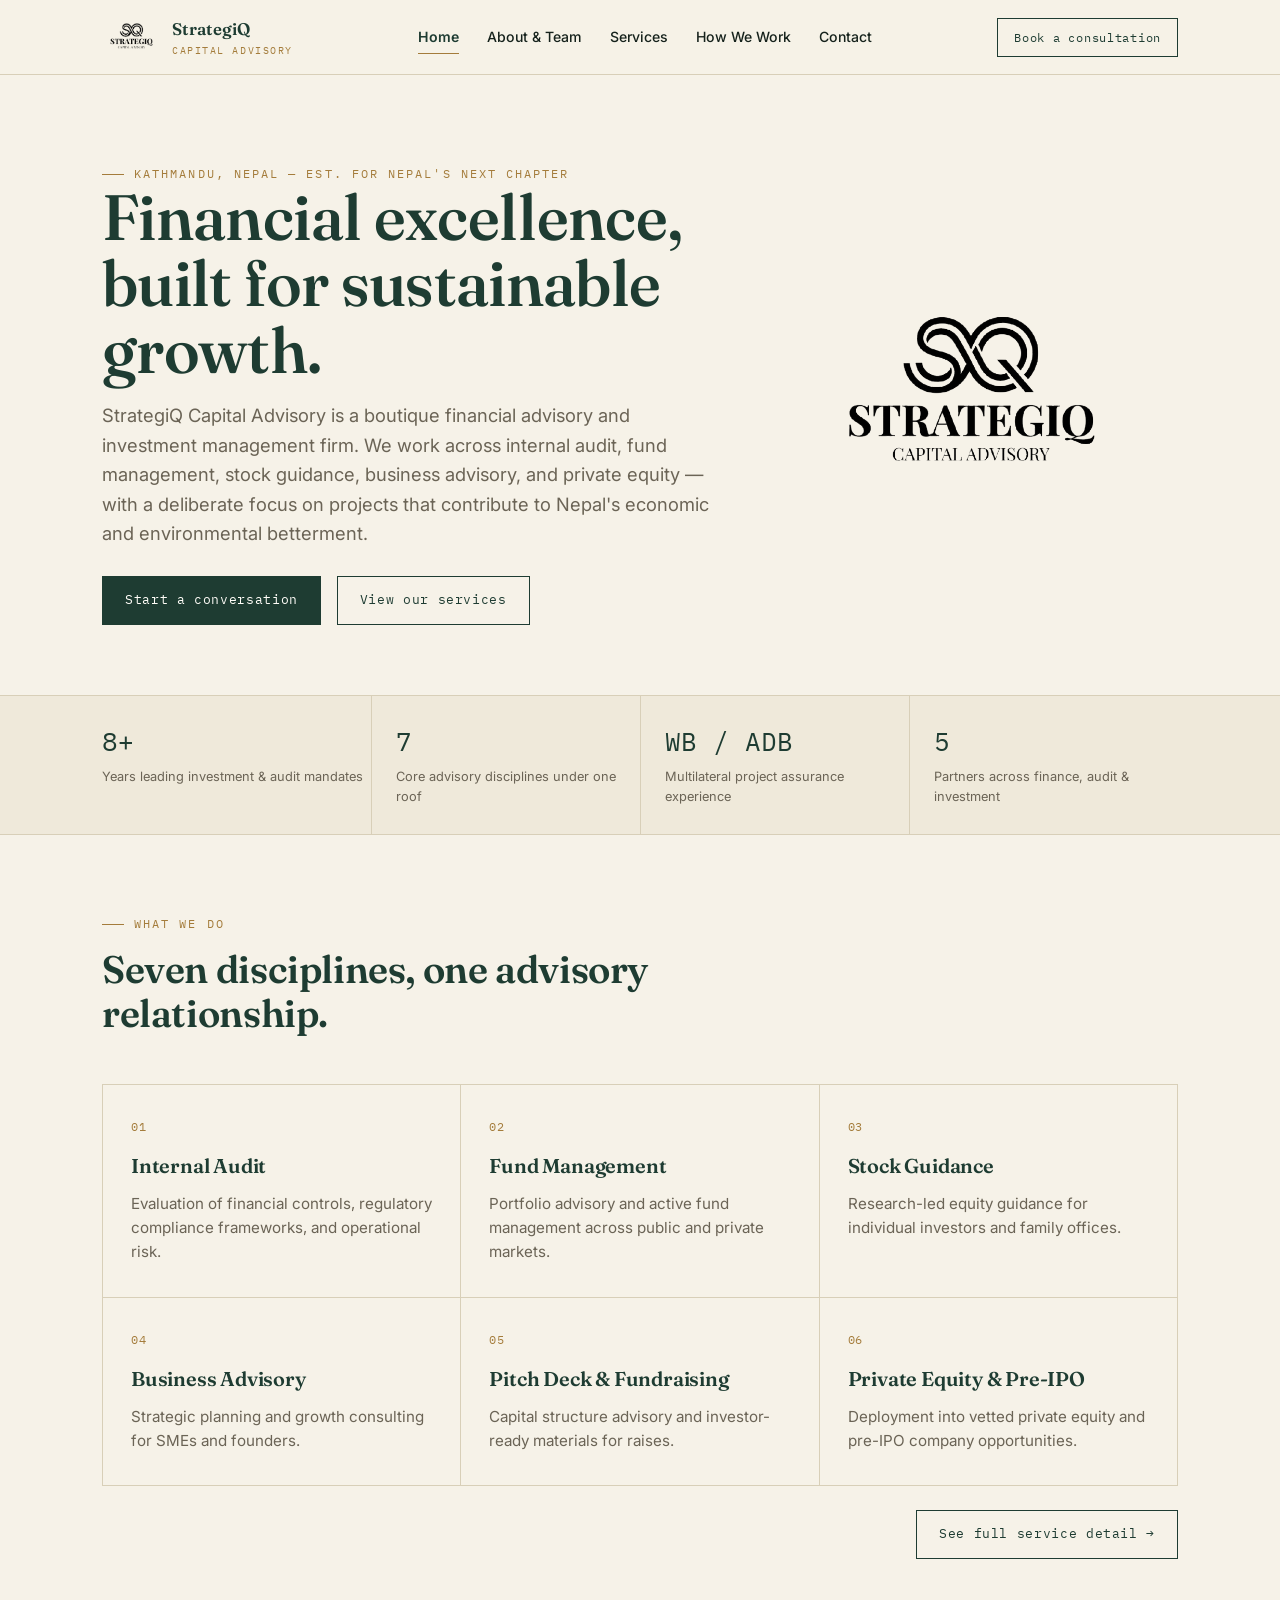
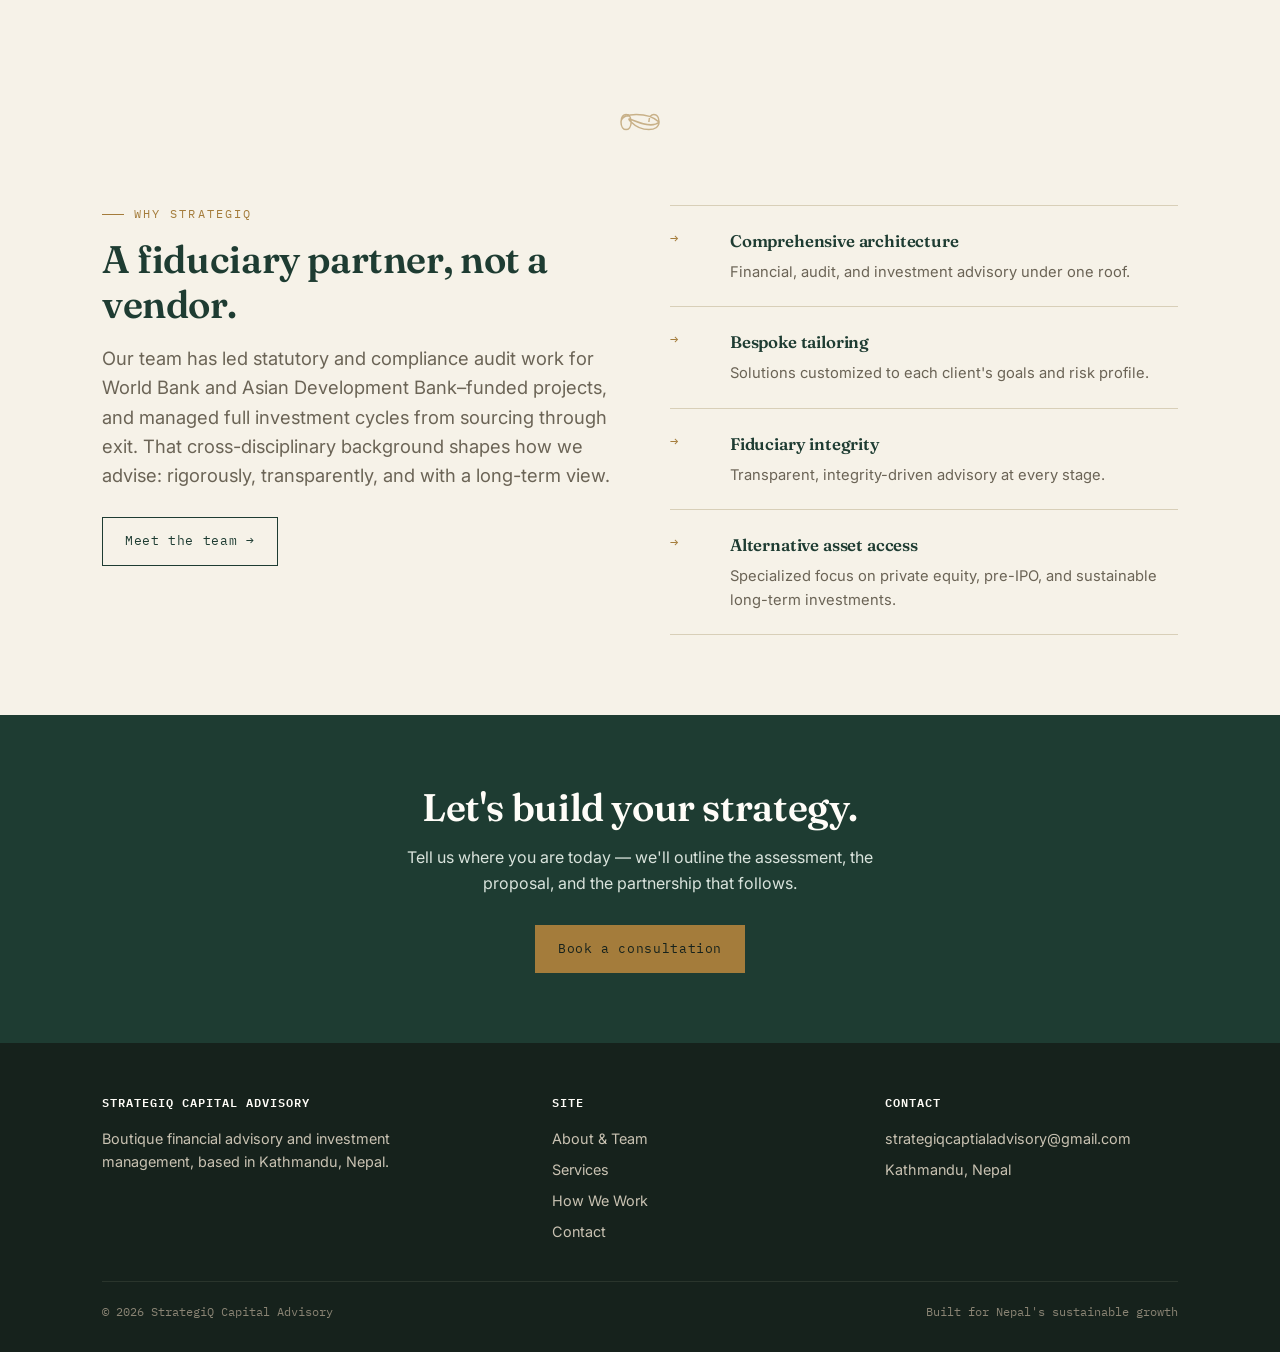
<file: index.html>
<!doctype html>
<html lang="en">
<head>
<meta charset="UTF-8">
<meta name="viewport" content="width=device-width, initial-scale=1.0">
<title>StrategiQ Capital Advisory — Financial Excellence, Sustainable Growth</title>
<meta name="description" content="StrategiQ Capital Advisory is a boutique financial advisory and investment management firm in Kathmandu, Nepal, specializing in fund management, internal audit, private equity, and sustainable development advisory.">
<link rel="preconnect" href="https://fonts.googleapis.com">
<link href="https://fonts.googleapis.com/css2?family=Fraunces:opsz,wght@9..144,400..700&family=Inter:wght@400;500;600&family=IBM+Plex+Mono:wght@400;500&display=swap" rel="stylesheet">
<link rel="stylesheet" href="styles.css">
</head>
<body>

<header class="site-header">
  <nav class="nav">
    <a href="index.html" class="nav-logo">
      <img src="assets/logo.jpeg" alt="StrategiQ Capital Advisory logo">
      <span>StrategiQ<span class="sub">CAPITAL ADVISORY</span></span>
    </a>
    <div class="nav-links">
      <a href="index.html" class="active">Home</a>
      <a href="about.html">About &amp; Team</a>
      <a href="services.html">Services</a>
      <a href="process.html">How We Work</a>
      <a href="contact.html">Contact</a>
    </div>
    <a href="contact.html" class="nav-cta">Book a consultation</a>
  </nav>
</header>

<section class="hero">
  <div class="container hero-grid">
    <div>
      <div class="eyebrow">Kathmandu, Nepal — Est. for Nepal's next chapter</div>
      <h1>Financial excellence,<br>built for sustainable growth.</h1>
      <p class="lede">StrategiQ Capital Advisory is a boutique financial advisory and investment management firm. We work across internal audit, fund management, stock guidance, business advisory, and private equity — with a deliberate focus on projects that contribute to Nepal's economic and environmental betterment.</p>
      <div class="hero-actions">
        <a href="contact.html" class="btn btn-primary">Start a conversation</a>
        <a href="services.html" class="btn btn-ghost">View our services</a>
      </div>
    </div>
    <div class="hero-mark">
      <img src="assets/logo.jpeg" alt="">
    </div>
  </div>
</section>

<div class="stat-strip">
  <div class="container">
    <div class="stat">
      <div class="num">8+</div>
      <div class="label">Years leading investment &amp; audit mandates</div>
    </div>
    <div class="stat">
      <div class="num">7</div>
      <div class="label">Core advisory disciplines under one roof</div>
    </div>
    <div class="stat">
      <div class="num">WB / ADB</div>
      <div class="label">Multilateral project assurance experience</div>
    </div>
    <div class="stat">
      <div class="num">5</div>
      <div class="label">Partners across finance, audit &amp; investment</div>
    </div>
  </div>
</div>

<section>
  <div class="container">
    <div class="section-head">
      <div class="eyebrow">What we do</div>
      <h2>Seven disciplines, one advisory relationship.</h2>
    </div>
    <div class="grid-3">
      <div class="card">
        <div class="code">01</div>
        <h3>Internal Audit</h3>
        <p>Evaluation of financial controls, regulatory compliance frameworks, and operational risk.</p>
      </div>
      <div class="card">
        <div class="code">02</div>
        <h3>Fund Management</h3>
        <p>Portfolio advisory and active fund management across public and private markets.</p>
      </div>
      <div class="card">
        <div class="code">03</div>
        <h3>Stock Guidance</h3>
        <p>Research-led equity guidance for individual investors and family offices.</p>
      </div>
      <div class="card">
        <div class="code">04</div>
        <h3>Business Advisory</h3>
        <p>Strategic planning and growth consulting for SMEs and founders.</p>
      </div>
      <div class="card">
        <div class="code">05</div>
        <h3>Pitch Deck &amp; Fundraising</h3>
        <p>Capital structure advisory and investor-ready materials for raises.</p>
      </div>
      <div class="card">
        <div class="code">06</div>
        <h3>Private Equity &amp; Pre-IPO</h3>
        <p>Deployment into vetted private equity and pre-IPO company opportunities.</p>
      </div>
    </div>
    <div style="margin-top:24px; text-align:right;">
      <a href="services.html" class="btn btn-ghost">See full service detail →</a>
    </div>
  </div>
</section>

<div class="sq-divider" aria-hidden="true">
  <svg viewBox="0 0 100 60"><path d="M20 30 C20 14, 36 14, 36 30 C36 46, 20 46, 20 30 C20 14, 64 14, 80 30 C64 46, 20 14, 36 30 C52 46, 80 46, 80 30 C80 14, 64 14, 64 30"/></svg>
</div>

<section style="padding-top:0;">
  <div class="container split">
    <div>
      <div class="eyebrow">Why StrategiQ</div>
      <h2 style="margin-top:14px;">A fiduciary partner, not a vendor.</h2>
      <p class="lede" style="margin-top:18px;">Our team has led statutory and compliance audit work for World Bank and Asian Development Bank–funded projects, and managed full investment cycles from sourcing through exit. That cross-disciplinary background shapes how we advise: rigorously, transparently, and with a long-term view.</p>
      <a href="about.html" class="btn btn-ghost" style="margin-top:8px;">Meet the team →</a>
    </div>
    <div class="value-list">
      <div class="value-item">
        <div class="mark">→</div>
        <div><h3>Comprehensive architecture</h3><p>Financial, audit, and investment advisory under one roof.</p></div>
      </div>
      <div class="value-item">
        <div class="mark">→</div>
        <div><h3>Bespoke tailoring</h3><p>Solutions customized to each client's goals and risk profile.</p></div>
      </div>
      <div class="value-item">
        <div class="mark">→</div>
        <div><h3>Fiduciary integrity</h3><p>Transparent, integrity-driven advisory at every stage.</p></div>
      </div>
      <div class="value-item">
        <div class="mark">→</div>
        <div><h3>Alternative asset access</h3><p>Specialized focus on private equity, pre-IPO, and sustainable long-term investments.</p></div>
      </div>
    </div>
  </div>
</section>

<div class="cta-band">
  <div class="container">
    <h2>Let's build your strategy.</h2>
    <p>Tell us where you are today — we'll outline the assessment, the proposal, and the partnership that follows.</p>
    <a href="contact.html" class="btn btn-primary">Book a consultation</a>
  </div>
</div>

<footer>
  <div class="container">
    <div class="footer-grid">
      <div>
        <h4>StrategiQ Capital Advisory</h4>
        <p style="color:#C9C2B2; max-width:320px; font-size:0.9rem;">Boutique financial advisory and investment management, based in Kathmandu, Nepal.</p>
      </div>
      <div>
        <h4>Site</h4>
        <a href="about.html">About &amp; Team</a>
        <a href="services.html">Services</a>
        <a href="process.html">How We Work</a>
        <a href="contact.html">Contact</a>
      </div>
      <div>
        <h4>Contact</h4>
        <a href="mailto:strategiqcaptialadvisory@gmail.com">strategiqcaptialadvisory@gmail.com</a>
        <a href="contact.html">Kathmandu, Nepal</a>
      </div>
    </div>
    <div class="footer-bottom">
      <span>© 2026 StrategiQ Capital Advisory</span>
      <span>Built for Nepal's sustainable growth</span>
    </div>
  </div>
</footer>

</body>
</html>
</file>
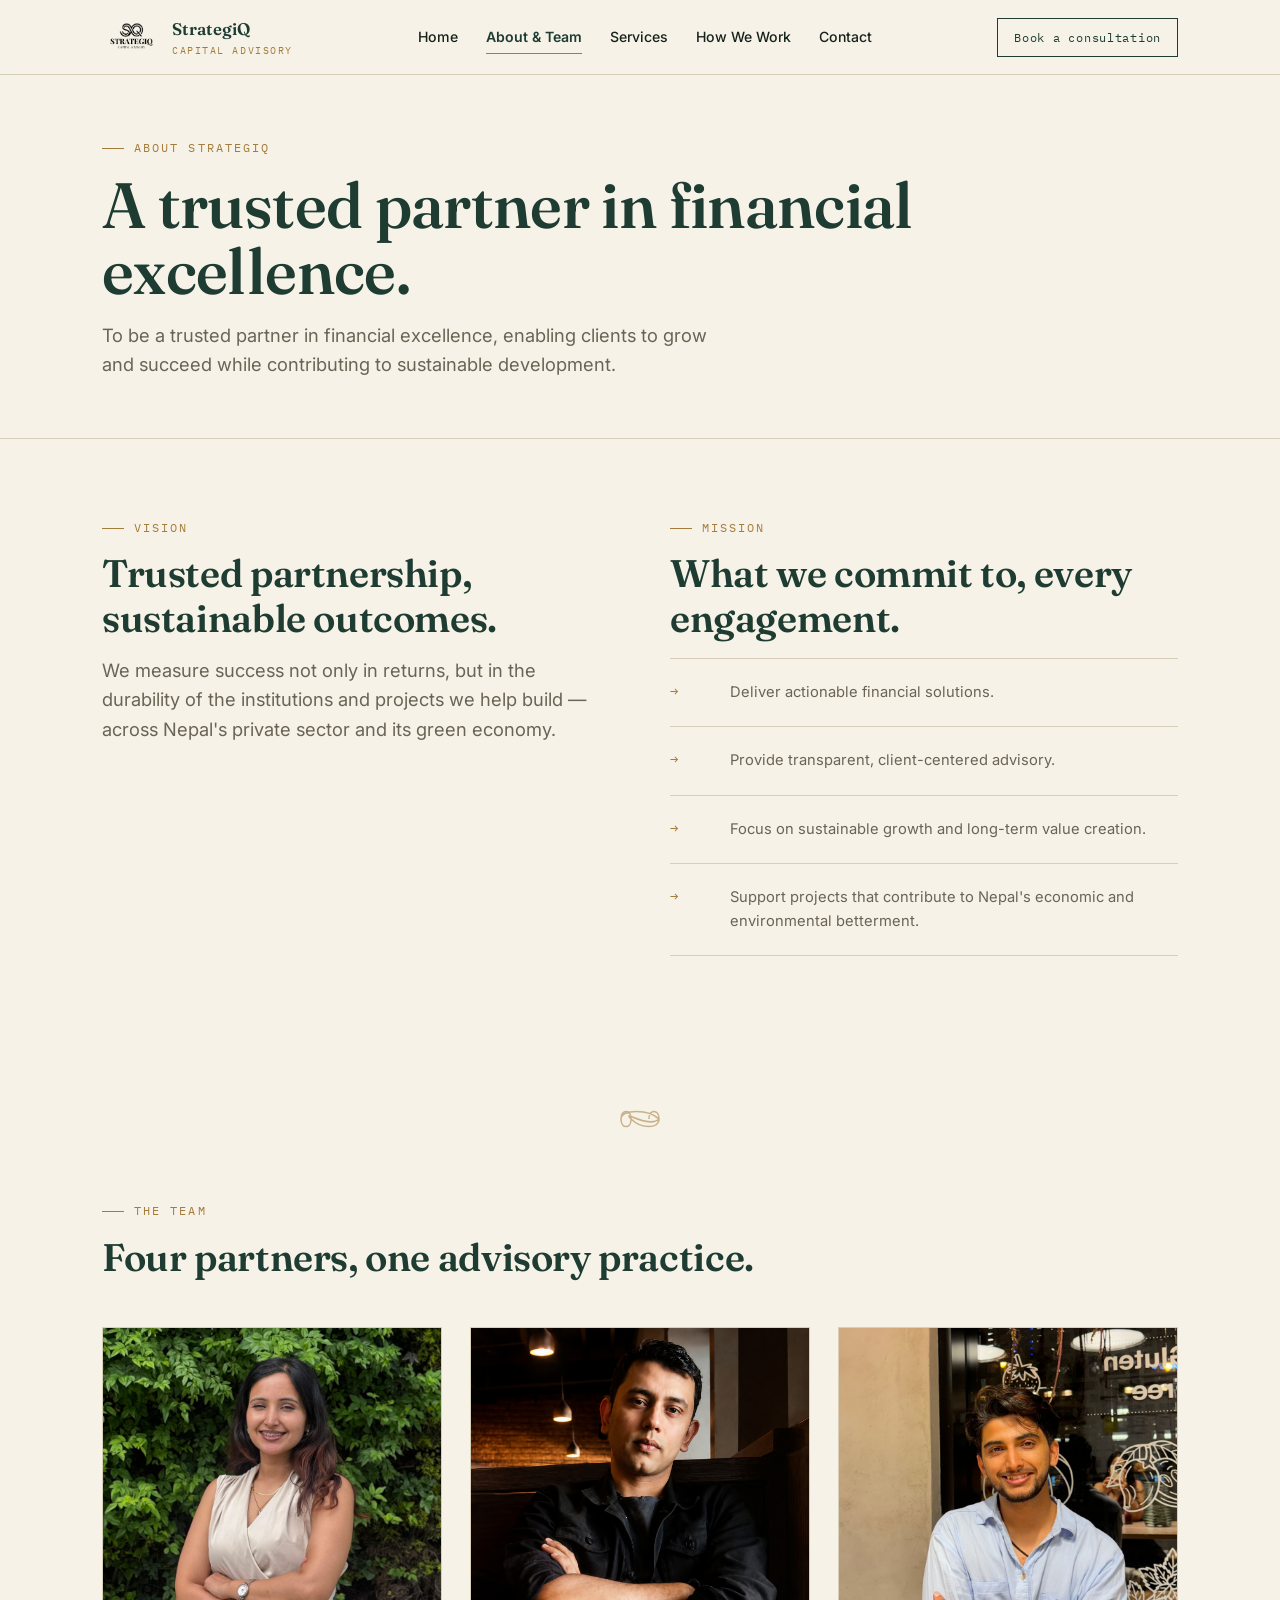
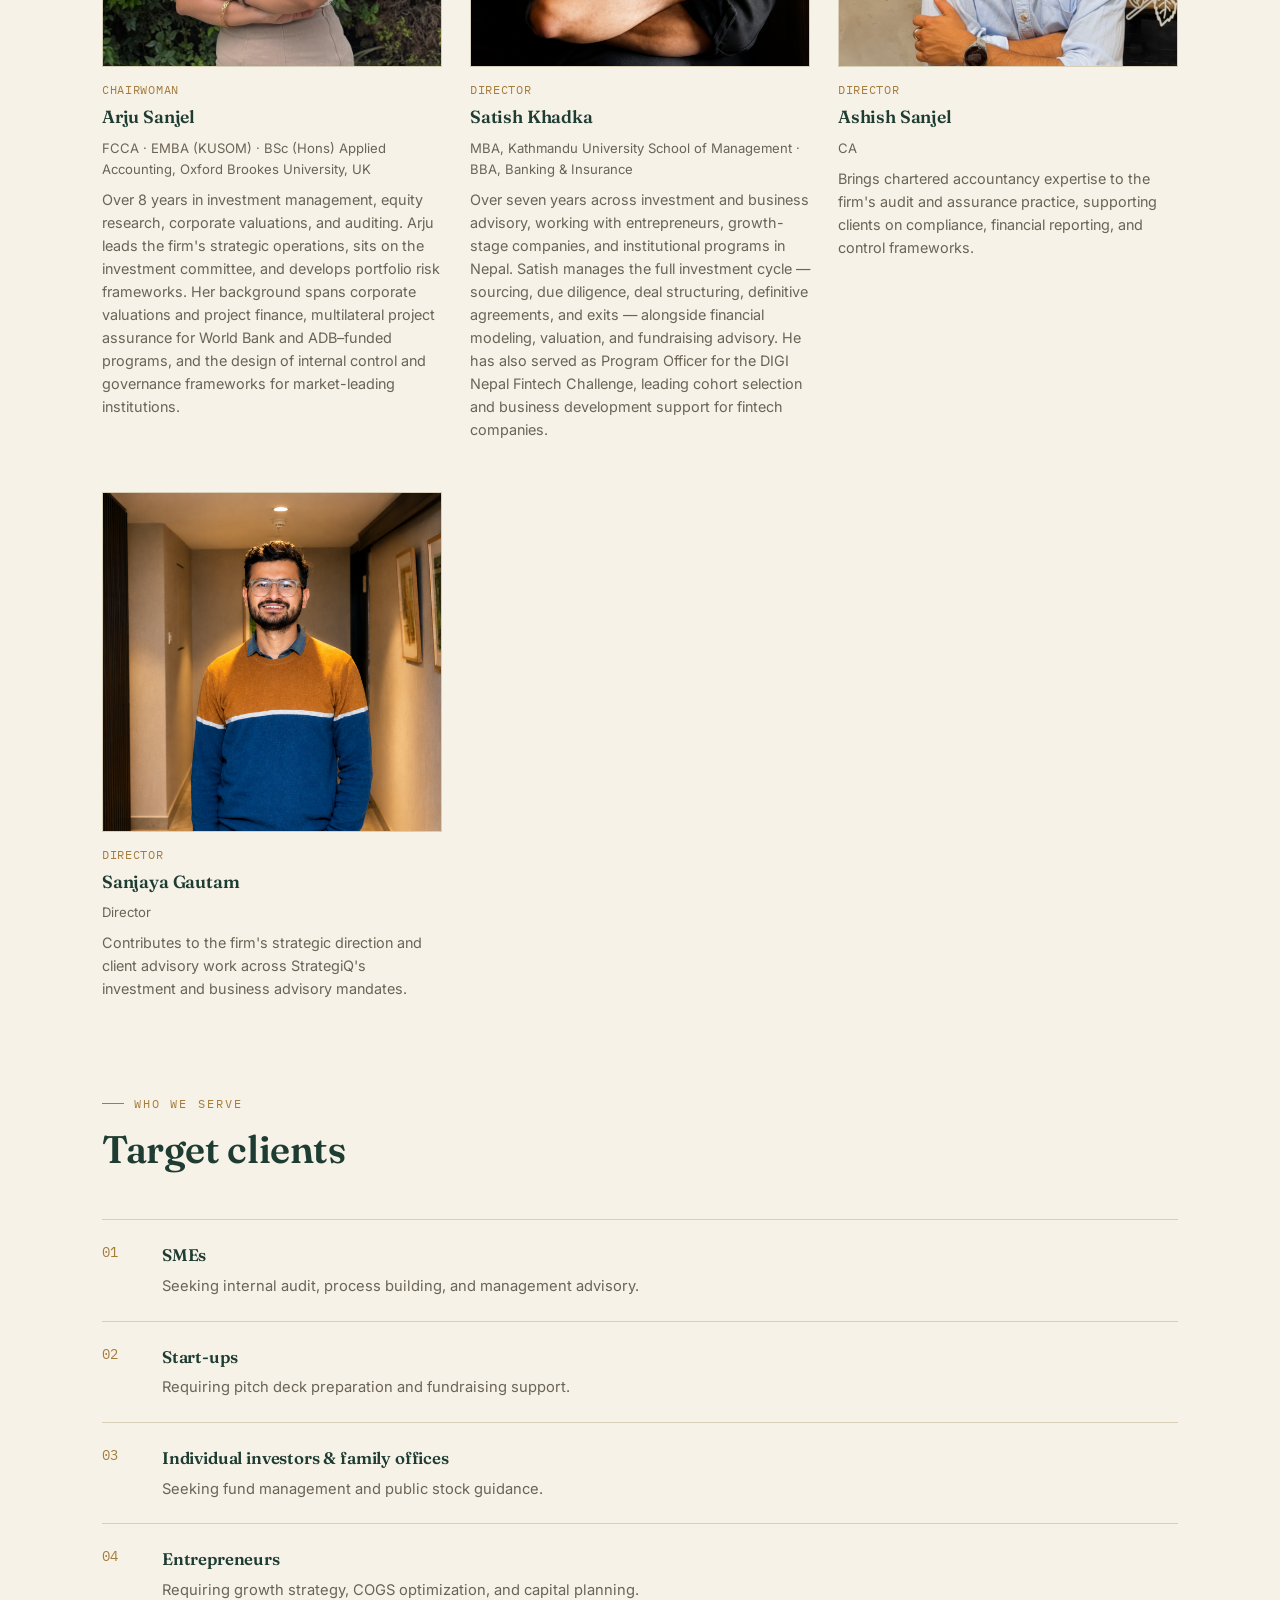
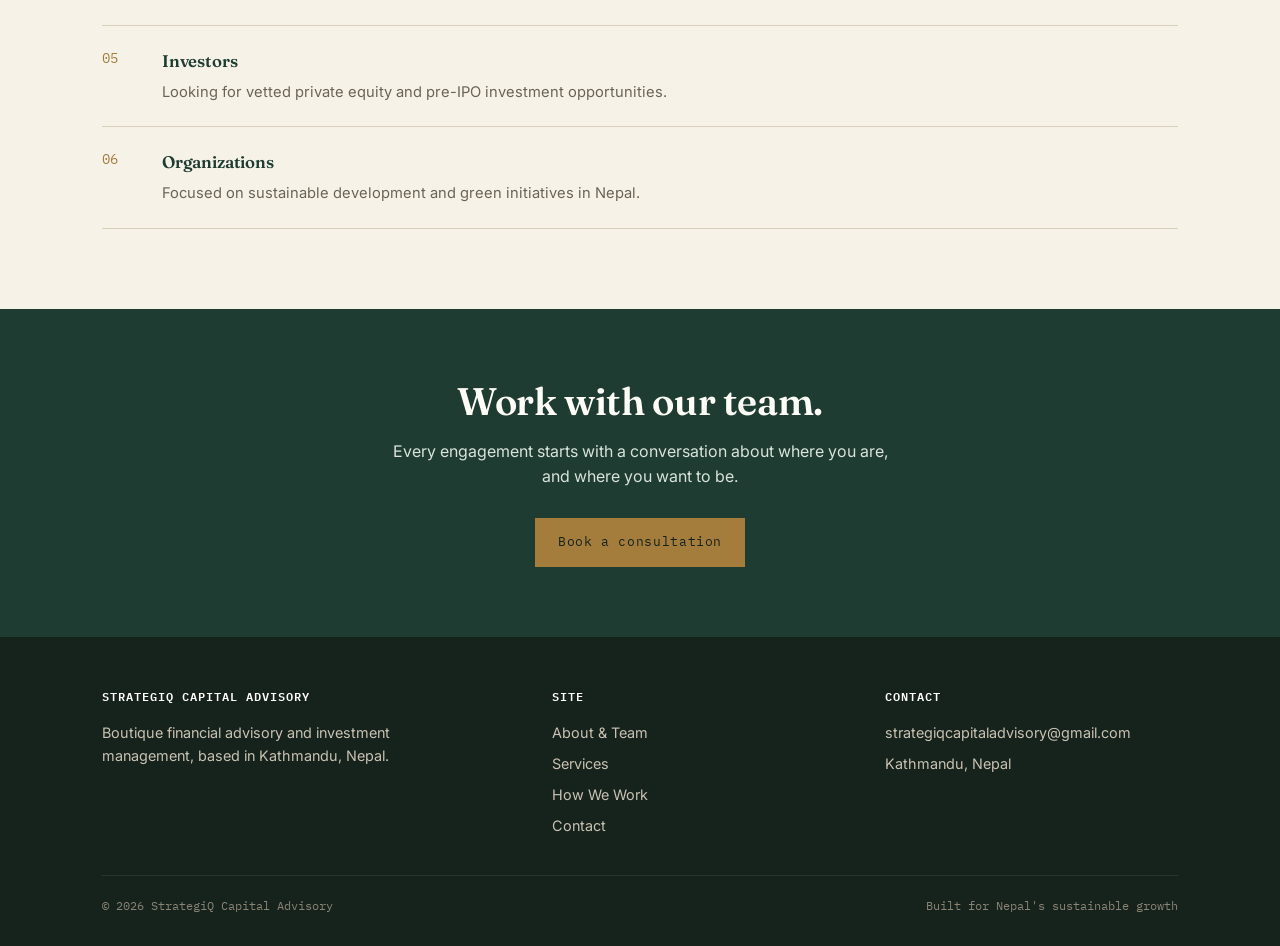
<file: about.html>
<!doctype html>
<html lang="en">
<head>
<meta charset="UTF-8">
<meta name="viewport" content="width=device-width, initial-scale=1.0">
<title>About &amp; Team — StrategiQ Capital Advisory</title>
<link rel="preconnect" href="https://fonts.googleapis.com">
<link href="https://fonts.googleapis.com/css2?family=Fraunces:opsz,wght@9..144,400..700&family=Inter:wght@400;500;600&family=IBM+Plex+Mono:wght@400;500&display=swap" rel="stylesheet">
<link rel="stylesheet" href="styles.css">
</head>
<body>

<header class="site-header">
  <nav class="nav">
    <a href="index.html" class="nav-logo">
      <img src="assets/logo.jpeg" alt="StrategiQ Capital Advisory logo">
      <span>StrategiQ<span class="sub">CAPITAL ADVISORY</span></span>
    </a>
    <div class="nav-links">
      <a href="index.html">Home</a>
      <a href="about.html" class="active">About &amp; Team</a>
      <a href="services.html">Services</a>
      <a href="process.html">How We Work</a>
      <a href="contact.html">Contact</a>
    </div>
    <a href="contact.html" class="nav-cta">Book a consultation</a>
  </nav>
</header>

<section class="page-hero">
  <div class="container">
    <div class="eyebrow">About StrategiQ</div>
    <h1>A trusted partner in financial excellence.</h1>
    <p class="lede">To be a trusted partner in financial excellence, enabling clients to grow and succeed while contributing to sustainable development.</p>
  </div>
</section>

<section>
  <div class="container split">
    <div>
      <div class="eyebrow">Vision</div>
      <h2 style="margin-top:14px;">Trusted partnership, sustainable outcomes.</h2>
      <p class="lede" style="margin-top:16px;">We measure success not only in returns, but in the durability of the institutions and projects we help build — across Nepal's private sector and its green economy.</p>
    </div>
    <div>
      <div class="eyebrow">Mission</div>
      <h2 style="margin-top:14px;">What we commit to, every engagement.</h2>
      <div class="value-list" style="margin-top:18px;">
        <div class="value-item"><div class="mark">→</div><div><p style="margin:0;">Deliver actionable financial solutions.</p></div></div>
        <div class="value-item"><div class="mark">→</div><div><p style="margin:0;">Provide transparent, client-centered advisory.</p></div></div>
        <div class="value-item"><div class="mark">→</div><div><p style="margin:0;">Focus on sustainable growth and long-term value creation.</p></div></div>
        <div class="value-item"><div class="mark">→</div><div><p style="margin:0;">Support projects that contribute to Nepal's economic and environmental betterment.</p></div></div>
      </div>
    </div>
  </div>
</section>

<div class="sq-divider" aria-hidden="true">
  <svg viewBox="0 0 100 60"><path d="M20 30 C20 14, 36 14, 36 30 C36 46, 20 46, 20 30 C20 14, 64 14, 80 30 C64 46, 20 14, 36 30 C52 46, 80 46, 80 30 C80 14, 64 14, 64 30"/></svg>
</div>

<section style="padding-top:0;">
  <div class="container">
    <div class="section-head">
      <div class="eyebrow">The Team</div>
      <h2>Four partners, one advisory practice.</h2>
      <p class="lede" style="margin-top:14px;">
      </p>
    </div>

    <div class="team-grid">

      <div class="team-card">
        <div class="team-photo">
          <img src="assets/team/arju.jpg" alt="Arju Sanjel"
               onerror="this.onerror=null;this.src='assets/team/placeholder.svg';">
        </div>
        <div class="role">Chairwoman</div>
        <h3>Arju Sanjel</h3>
        <div class="creds">FCCA · EMBA (KUSOM) · BSc (Hons) Applied Accounting, Oxford Brookes University, UK</div>
        <p>Over 8 years in investment management, equity research, corporate valuations, and auditing. Arju leads the firm's strategic operations, sits on the investment committee, and develops portfolio risk frameworks. Her background spans corporate valuations and project finance, multilateral project assurance for World Bank and ADB–funded programs, and the design of internal control and governance frameworks for market-leading institutions.</p>
      </div>

      <div class="team-card">
        <div class="team-photo">
          <img src="assets/team/satish.jpg" alt="Satish Khadka"
               onerror="this.onerror=null;this.src='assets/team/placeholder.svg';">
        </div>
        <div class="role">Director</div>
        <h3>Satish Khadka</h3>
        <div class="creds">MBA, Kathmandu University School of Management · BBA, Banking &amp; Insurance</div>
        <p>Over seven years across investment and business advisory, working with entrepreneurs, growth-stage companies, and institutional programs in Nepal. Satish manages the full investment cycle — sourcing, due diligence, deal structuring, definitive agreements, and exits — alongside financial modeling, valuation, and fundraising advisory. He has also served as Program Officer for the DIGI Nepal Fintech Challenge, leading cohort selection and business development support for fintech companies.</p>
      </div>

      <div class="team-card">
        <div class="team-photo">
          <img src="assets/team/ashish.jpg" alt="Ashish Sanjel"
               onerror="this.onerror=null;this.src='assets/team/placeholder.svg';">
        </div>
        <div class="role">Director</div>
        <h3>Ashish Sanjel</h3>
        <div class="creds">CA</div>
        <p>Brings chartered accountancy expertise to the firm's audit and assurance practice, supporting clients on compliance, financial reporting, and control frameworks.</p>
      </div>

      <div class="team-card">
        <div class="team-photo">
          <img src="assets/team/sanjay.jpg" alt="Sanjaya Gautam"
               onerror="this.onerror=null;this.src='assets/team/placeholder.svg';">
        </div>
        <div class="role">Director</div>
        <h3>Sanjaya Gautam</h3>
        <div class="creds">Director</div>
        <p>Contributes to the firm's strategic direction and client advisory work across StrategiQ's investment and business advisory mandates.</p>
      </div>
      <!-- Enter Saroj File here later -->
    </div>
  </div>
</section>

<section style="padding-top:0;">
  <div class="container">
    <div class="section-head">
      <div class="eyebrow">Who we serve</div>
      <h2>Target clients</h2>
    </div>
    <div class="value-list">
      <div class="value-item"><div class="mark">01</div><div><h3>SMEs</h3><p>Seeking internal audit, process building, and management advisory.</p></div></div>
      <div class="value-item"><div class="mark">02</div><div><h3>Start-ups</h3><p>Requiring pitch deck preparation and fundraising support.</p></div></div>
      <div class="value-item"><div class="mark">03</div><div><h3>Individual investors &amp; family offices</h3><p>Seeking fund management and public stock guidance.</p></div></div>
      <div class="value-item"><div class="mark">04</div><div><h3>Entrepreneurs</h3><p>Requiring growth strategy, COGS optimization, and capital planning.</p></div></div>
      <div class="value-item"><div class="mark">05</div><div><h3>Investors</h3><p>Looking for vetted private equity and pre-IPO investment opportunities.</p></div></div>
      <div class="value-item"><div class="mark">06</div><div><h3>Organizations</h3><p>Focused on sustainable development and green initiatives in Nepal.</p></div></div>
    </div>
  </div>
</section>

<div class="cta-band">
  <div class="container">
    <h2>Work with our team.</h2>
    <p>Every engagement starts with a conversation about where you are, and where you want to be.</p>
    <a href="contact.html" class="btn btn-primary">Book a consultation</a>
  </div>
</div>

<footer>
  <div class="container">
    <div class="footer-grid">
      <div>
        <h4>StrategiQ Capital Advisory</h4>
        <p style="color:#C9C2B2; max-width:320px; font-size:0.9rem;">Boutique financial advisory and investment management, based in Kathmandu, Nepal.</p>
      </div>
      <div>
        <h4>Site</h4>
        <a href="about.html">About &amp; Team</a>
        <a href="services.html">Services</a>
        <a href="process.html">How We Work</a>
        <a href="contact.html">Contact</a>
      </div>
      <div>
        <h4>Contact</h4>
        <a href="mailto:strategiqcapitaladvisory@gmail.com">strategiqcapitaladvisory@gmail.com</a>
        <a href="contact.html">Kathmandu, Nepal</a>
      </div>
    </div>
    <div class="footer-bottom">
      <span>© 2026 StrategiQ Capital Advisory</span>
      <span>Built for Nepal's sustainable growth</span>
    </div>
  </div>
</footer>

</body>
</html>
</file>
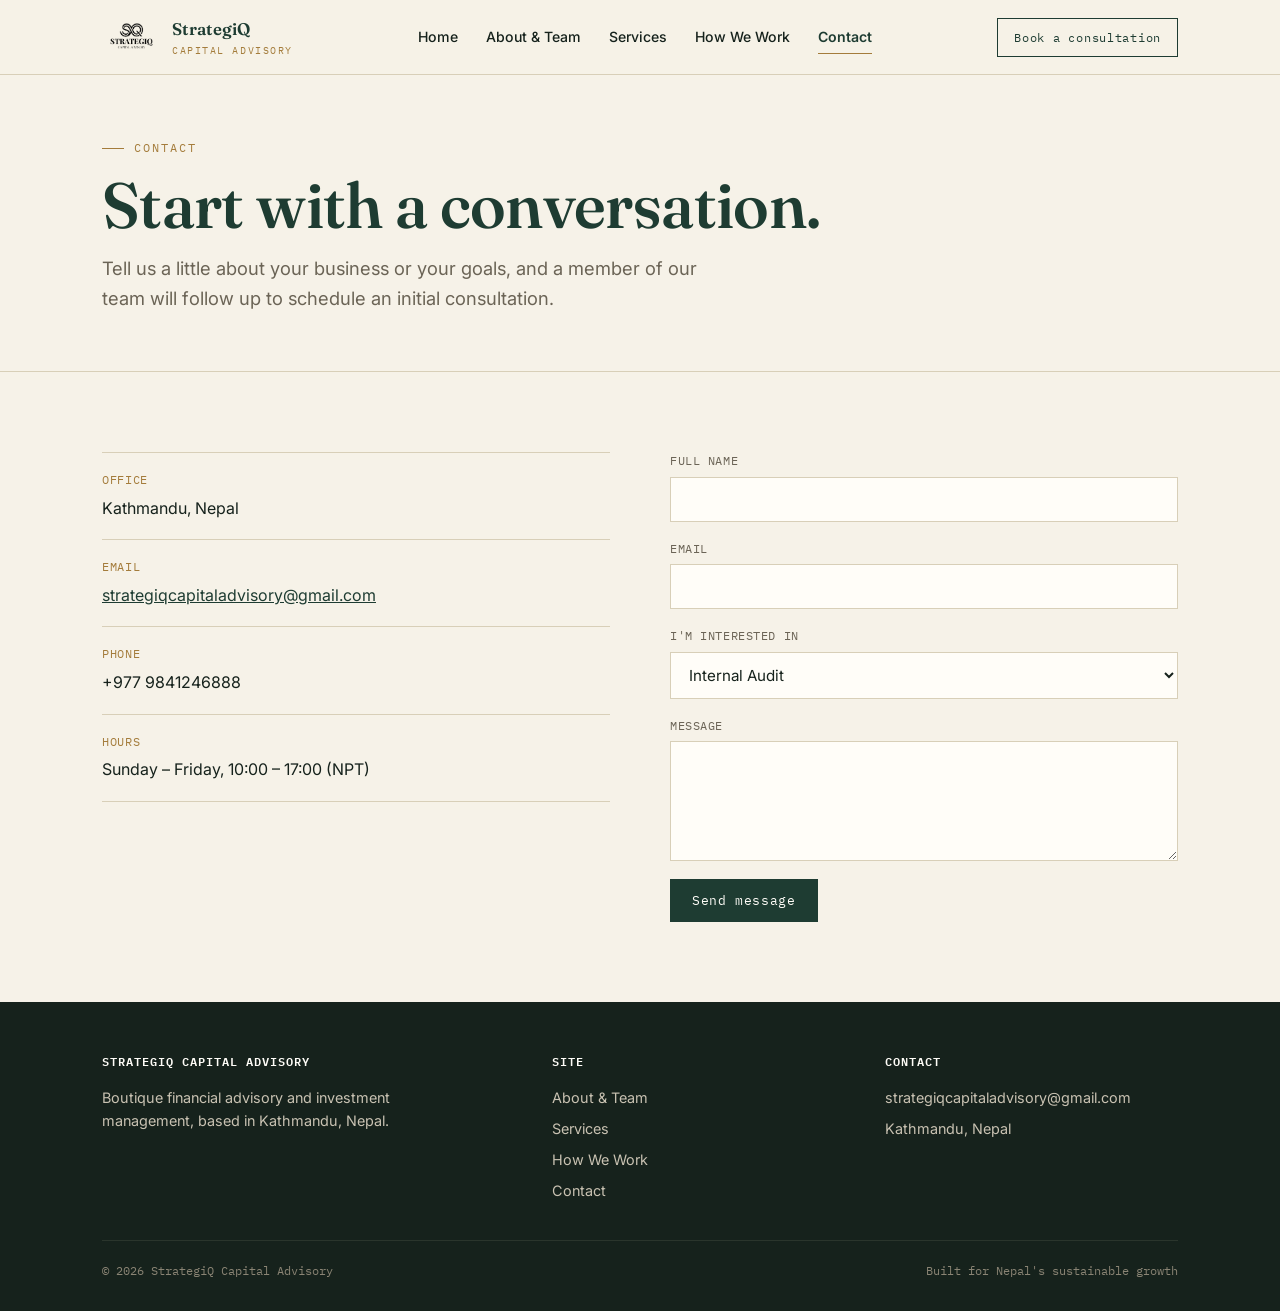
<file: contact.html>
<!doctype html>
<html lang="en">
<head>
<meta charset="UTF-8">
<meta name="viewport" content="width=device-width, initial-scale=1.0">
<title>Contact — StrategiQ Capital Advisory</title>
<link rel="preconnect" href="https://fonts.googleapis.com">
<link href="https://fonts.googleapis.com/css2?family=Fraunces:opsz,wght@9..144,400..700&family=Inter:wght@400;500;600&family=IBM+Plex+Mono:wght@400;500&display=swap" rel="stylesheet">
<link rel="stylesheet" href="styles.css">
</head>
<body>

<header class="site-header">
  <nav class="nav">
    <a href="index.html" class="nav-logo">
      <img src="assets/logo.jpeg" alt="StrategiQ Capital Advisory logo">
      <span>StrategiQ<span class="sub">CAPITAL ADVISORY</span></span>
    </a>
    <div class="nav-links">
      <a href="index.html">Home</a>
      <a href="about.html">About &amp; Team</a>
      <a href="services.html">Services</a>
      <a href="process.html">How We Work</a>
      <a href="contact.html" class="active">Contact</a>
    </div>
    <a href="contact.html" class="nav-cta">Book a consultation</a>
  </nav>
</header>

<section class="page-hero">
  <div class="container">
    <div class="eyebrow">Contact</div>
    <h1>Start with a conversation.</h1>
    <p class="lede">Tell us a little about your business or your goals, and a member of our team will follow up to schedule an initial consultation.</p>
  </div>
</section>

<section>
  <div class="container contact-grid">

    <div class="contact-info">
      <div class="row">
        <div class="label">Office</div>
        <p style="margin:0;">Kathmandu, Nepal</p>
      </div>
      <div class="row">
        <div class="label">Email</div>
        <p style="margin:0;"><a href="mailto:strategiqcapitaladvisory@gmail.com" style="color:var(--forest); text-decoration:underline;">strategiqcapitaladvisory@gmail.com</a></p>
      </div>
      <div class="row">
        <div class="label">Phone</div>
        <p style="margin:0;">+977 9841246888</p>
      </div>
      <div class="row">
        <div class="label">Hours</div>
        <p style="margin:0;">Sunday – Friday, 10:00 – 17:00 (NPT)</p>
      </div>
    </div>

    <form class="contact-form" onsubmit="event.preventDefault(); alert('Thanks — this is a demo form. Connect it to your email or CRM to go live.');">
      <div class="field">
        <label for="name">Full name</label>
        <input id="name" name="name" type="text" required>
      </div>
      <div class="field">
        <label for="email">Email</label>
        <input id="email" name="email" type="email" required>
      </div>
      <div class="field">
        <label for="topic">I'm interested in</label>
        <select id="topic" name="topic">
          <option>Internal Audit</option>
          <option>Fund Management</option>
          <option>Stock Guidance</option>
          <option>Business Advisory</option>
          <option>Pitch Deck &amp; Fundraising</option>
          <option>Private Equity / Pre-IPO</option>
          <option>Other</option>
        </select>
      </div>
      <div class="field">
        <label for="message">Message</label>
        <textarea id="message" name="message" required></textarea>
      </div>
      <button type="submit" class="btn btn-primary">Send message</button>
    </form>

  </div>
</section>

<footer>
  <div class="container">
    <div class="footer-grid">
      <div>
        <h4>StrategiQ Capital Advisory</h4>
        <p style="color:#C9C2B2; max-width:320px; font-size:0.9rem;">Boutique financial advisory and investment management, based in Kathmandu, Nepal.</p>
      </div>
      <div>
        <h4>Site</h4>
        <a href="about.html">About &amp; Team</a>
        <a href="services.html">Services</a>
        <a href="process.html">How We Work</a>
        <a href="contact.html">Contact</a>
      </div>
      <div>
        <h4>Contact</h4>
        <a href="mailto:strategiqcapitaladvisory@gmail.com">strategiqcapitaladvisory@gmail.com</a>
        <a href="contact.html">Kathmandu, Nepal</a>
      </div>
    </div>
    <div class="footer-bottom">
      <span>© 2026 StrategiQ Capital Advisory</span>
      <span>Built for Nepal's sustainable growth</span>
    </div>
  </div>
</footer>

</body>
</html>
</file>
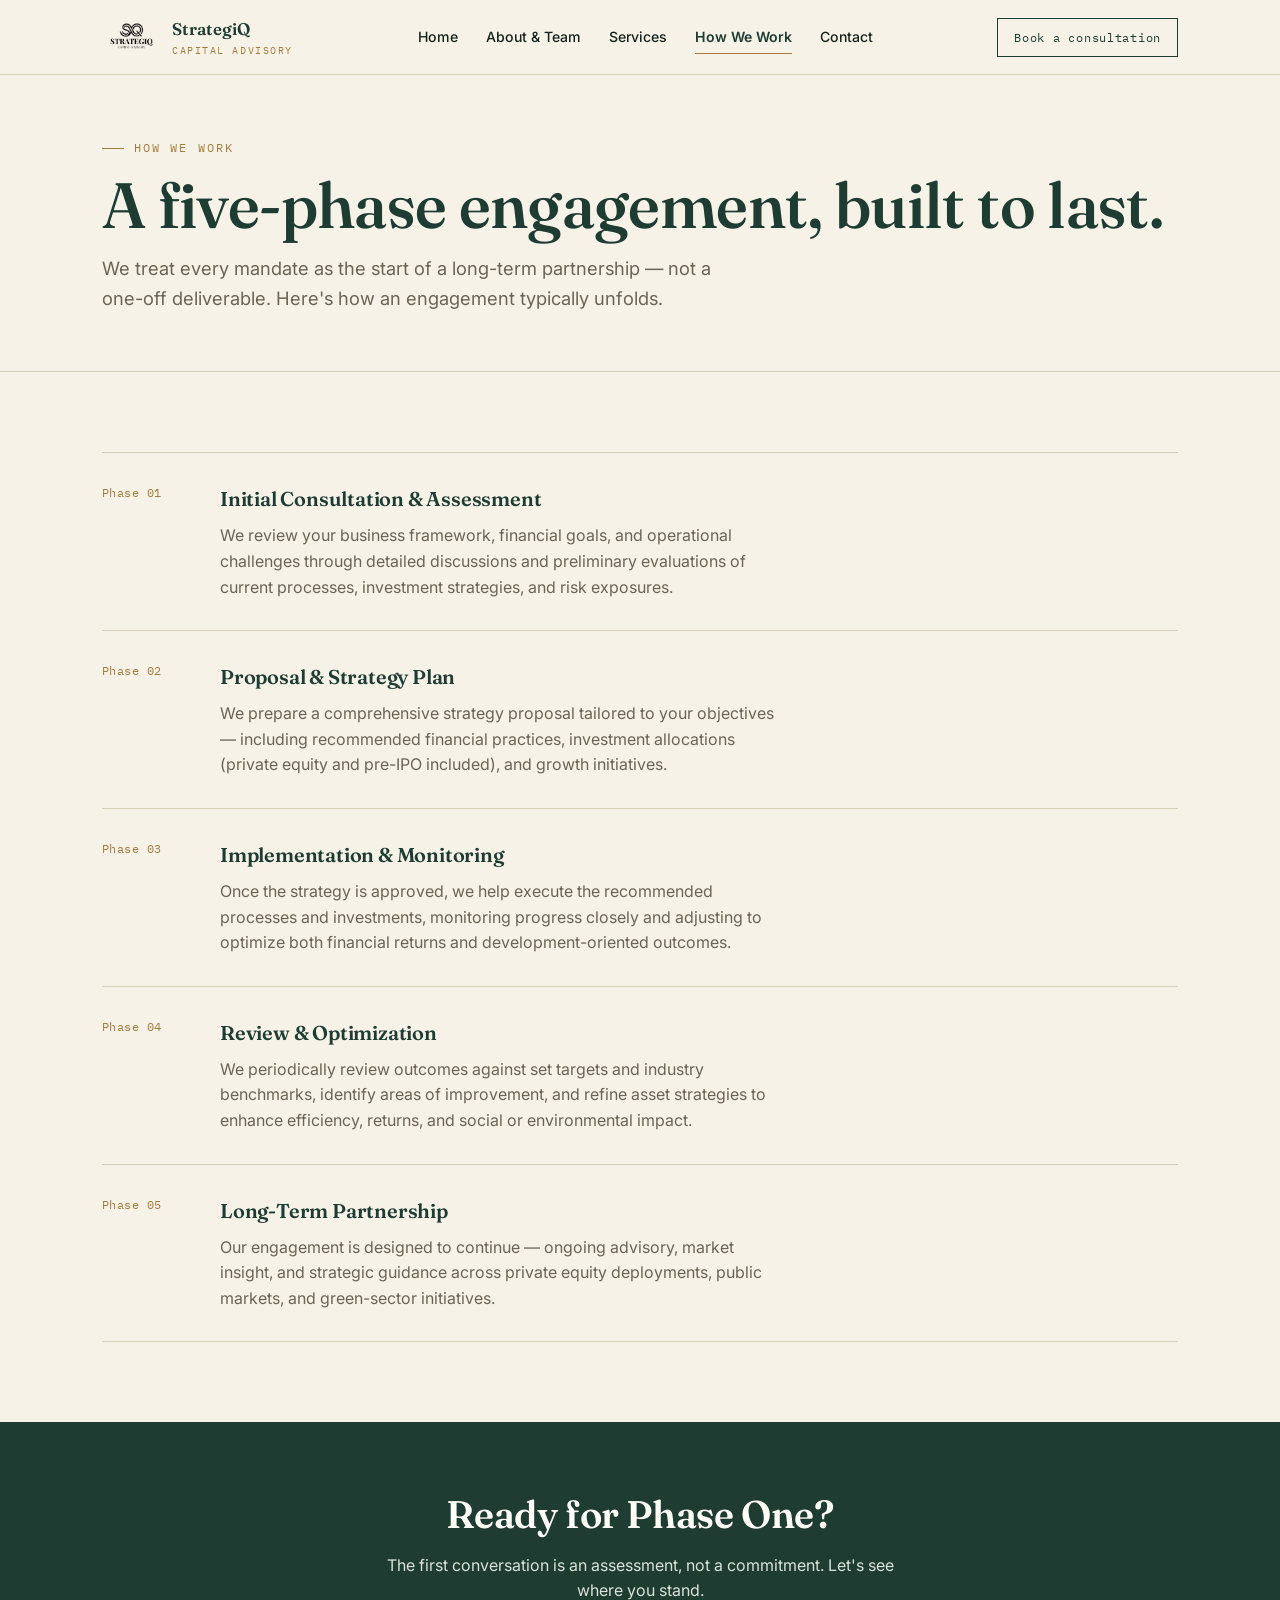
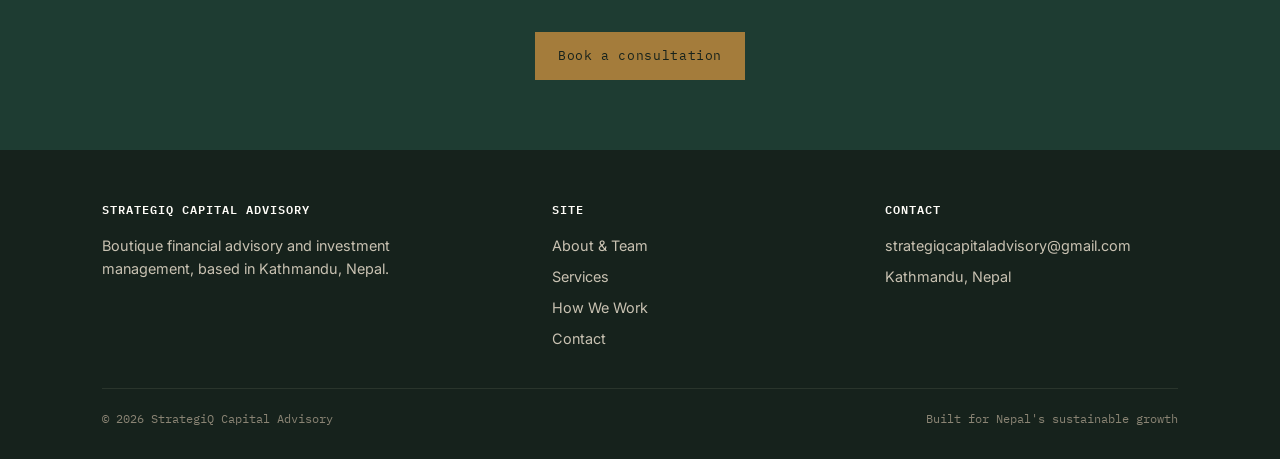
<file: process.html>
<!doctype html>
<html lang="en">
<head>
<meta charset="UTF-8">
<meta name="viewport" content="width=device-width, initial-scale=1.0">
<title>How We Work — StrategiQ Capital Advisory</title>
<link rel="preconnect" href="https://fonts.googleapis.com">
<link href="https://fonts.googleapis.com/css2?family=Fraunces:opsz,wght@9..144,400..700&family=Inter:wght@400;500;600&family=IBM+Plex+Mono:wght@400;500&display=swap" rel="stylesheet">
<link rel="stylesheet" href="styles.css">
</head>
<body>

<header class="site-header">
  <nav class="nav">
    <a href="index.html" class="nav-logo">
      <img src="assets/logo.jpeg" alt="StrategiQ Capital Advisory logo">
      <span>StrategiQ<span class="sub">CAPITAL ADVISORY</span></span>
    </a>
    <div class="nav-links">
      <a href="index.html">Home</a>
      <a href="about.html">About &amp; Team</a>
      <a href="services.html">Services</a>
      <a href="process.html" class="active">How We Work</a>
      <a href="contact.html">Contact</a>
    </div>
    <a href="contact.html" class="nav-cta">Book a consultation</a>
  </nav>
</header>

<section class="page-hero">
  <div class="container">
    <div class="eyebrow">How We Work</div>
    <h1>A five-phase engagement, built to last.</h1>
    <p class="lede">We treat every mandate as the start of a long-term partnership — not a one-off deliverable. Here's how an engagement typically unfolds.</p>
  </div>
</section>

<section>
  <div class="container steps">

    <div class="step">
      <div class="phase">Phase 01</div>
      <div>
        <h3>Initial Consultation &amp; Assessment</h3>
        <p>We review your business framework, financial goals, and operational challenges through detailed discussions and preliminary evaluations of current processes, investment strategies, and risk exposures.</p>
      </div>
    </div>

    <div class="step">
      <div class="phase">Phase 02</div>
      <div>
        <h3>Proposal &amp; Strategy Plan</h3>
        <p>We prepare a comprehensive strategy proposal tailored to your objectives — including recommended financial practices, investment allocations (private equity and pre-IPO included), and growth initiatives.</p>
      </div>
    </div>

    <div class="step">
      <div class="phase">Phase 03</div>
      <div>
        <h3>Implementation &amp; Monitoring</h3>
        <p>Once the strategy is approved, we help execute the recommended processes and investments, monitoring progress closely and adjusting to optimize both financial returns and development-oriented outcomes.</p>
      </div>
    </div>

    <div class="step">
      <div class="phase">Phase 04</div>
      <div>
        <h3>Review &amp; Optimization</h3>
        <p>We periodically review outcomes against set targets and industry benchmarks, identify areas of improvement, and refine asset strategies to enhance efficiency, returns, and social or environmental impact.</p>
      </div>
    </div>

    <div class="step">
      <div class="phase">Phase 05</div>
      <div>
        <h3>Long-Term Partnership</h3>
        <p>Our engagement is designed to continue — ongoing advisory, market insight, and strategic guidance across private equity deployments, public markets, and green-sector initiatives.</p>
      </div>
    </div>

  </div>
</section>

<div class="cta-band">
  <div class="container">
    <h2>Ready for Phase One?</h2>
    <p>The first conversation is an assessment, not a commitment. Let's see where you stand.</p>
    <a href="contact.html" class="btn btn-primary">Book a consultation</a>
  </div>
</div>

<footer>
  <div class="container">
    <div class="footer-grid">
      <div>
        <h4>StrategiQ Capital Advisory</h4>
        <p style="color:#C9C2B2; max-width:320px; font-size:0.9rem;">Boutique financial advisory and investment management, based in Kathmandu, Nepal.</p>
      </div>
      <div>
        <h4>Site</h4>
        <a href="about.html">About &amp; Team</a>
        <a href="services.html">Services</a>
        <a href="process.html">How We Work</a>
        <a href="contact.html">Contact</a>
      </div>
      <div>
        <h4>Contact</h4>
        <a href="mailto:strategiqcapitaladvisory@gmail.com">strategiqcapitaladvisory@gmail.com</a>
        <a href="contact.html">Kathmandu, Nepal</a>
      </div>
    </div>
    <div class="footer-bottom">
      <span>© 2026 StrategiQ Capital Advisory</span>
      <span>Built for Nepal's sustainable growth</span>
    </div>
  </div>
</footer>

</body>
</html>
</file>
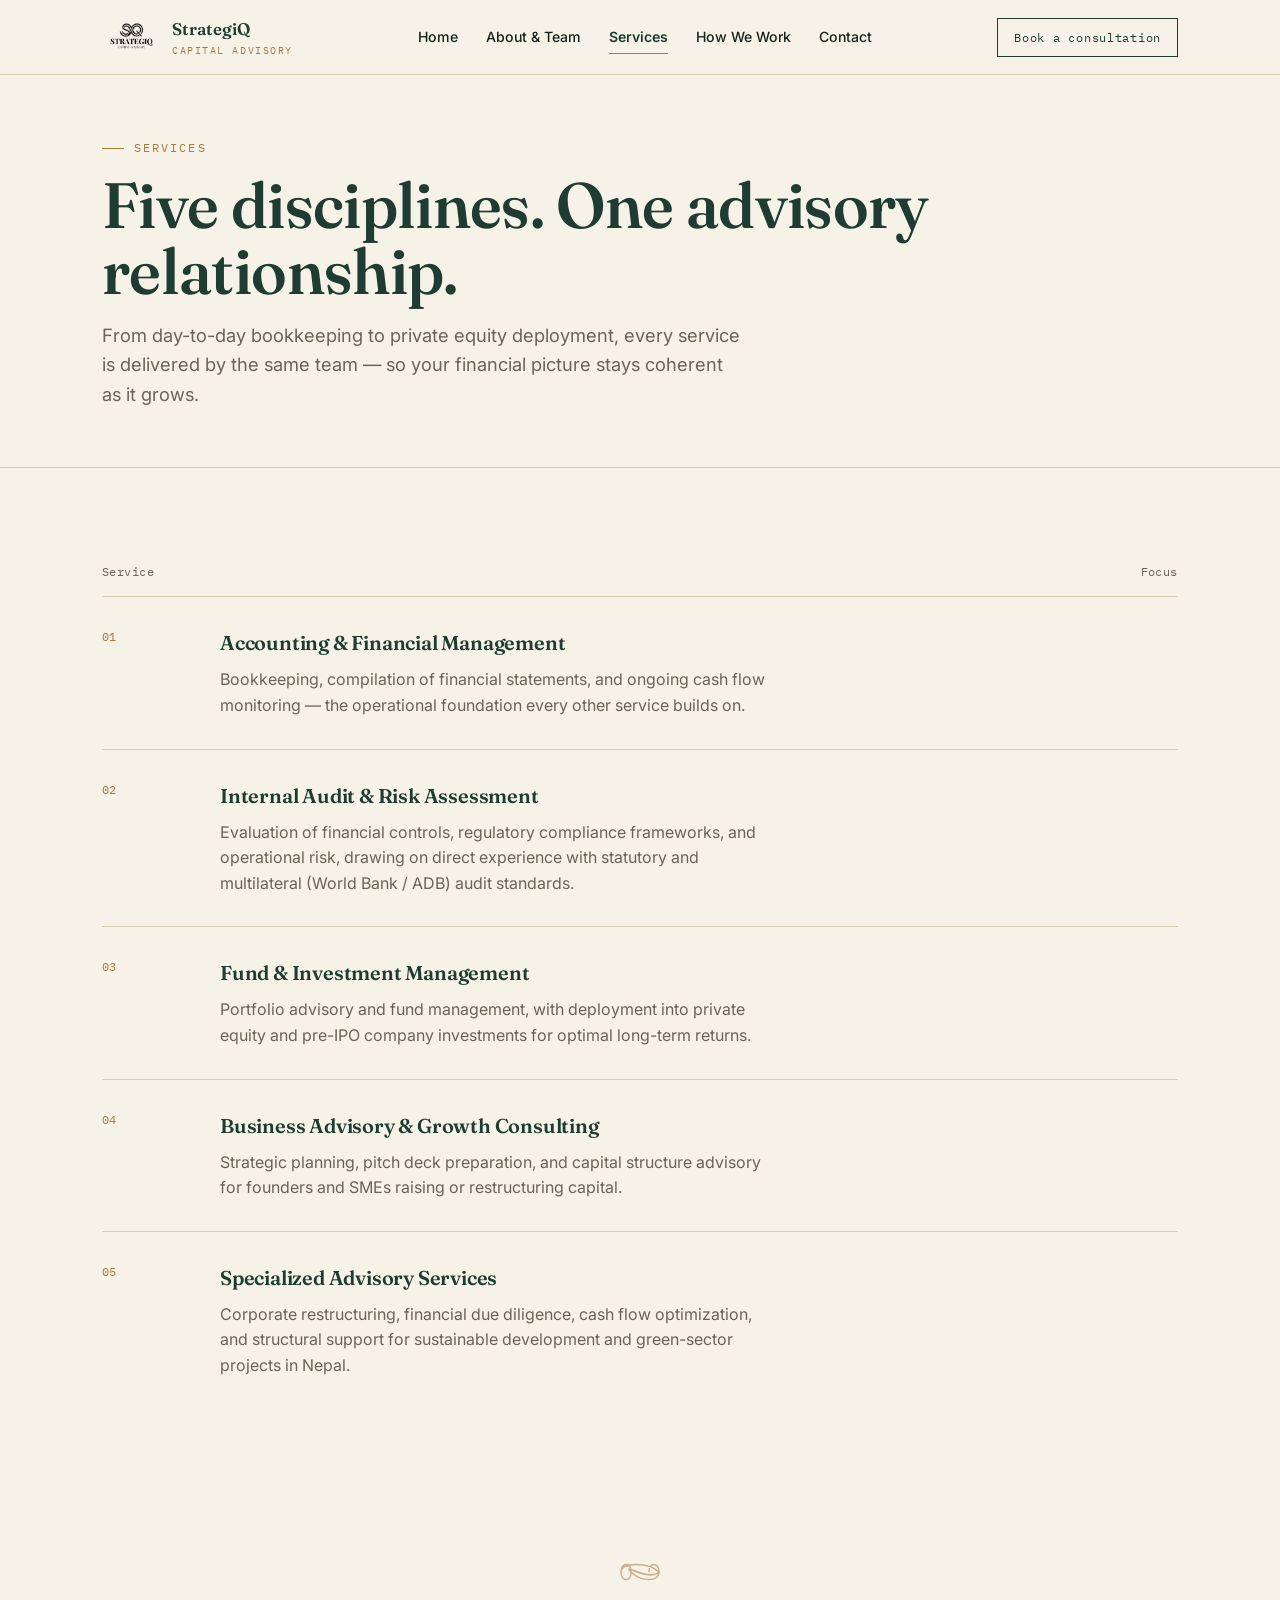
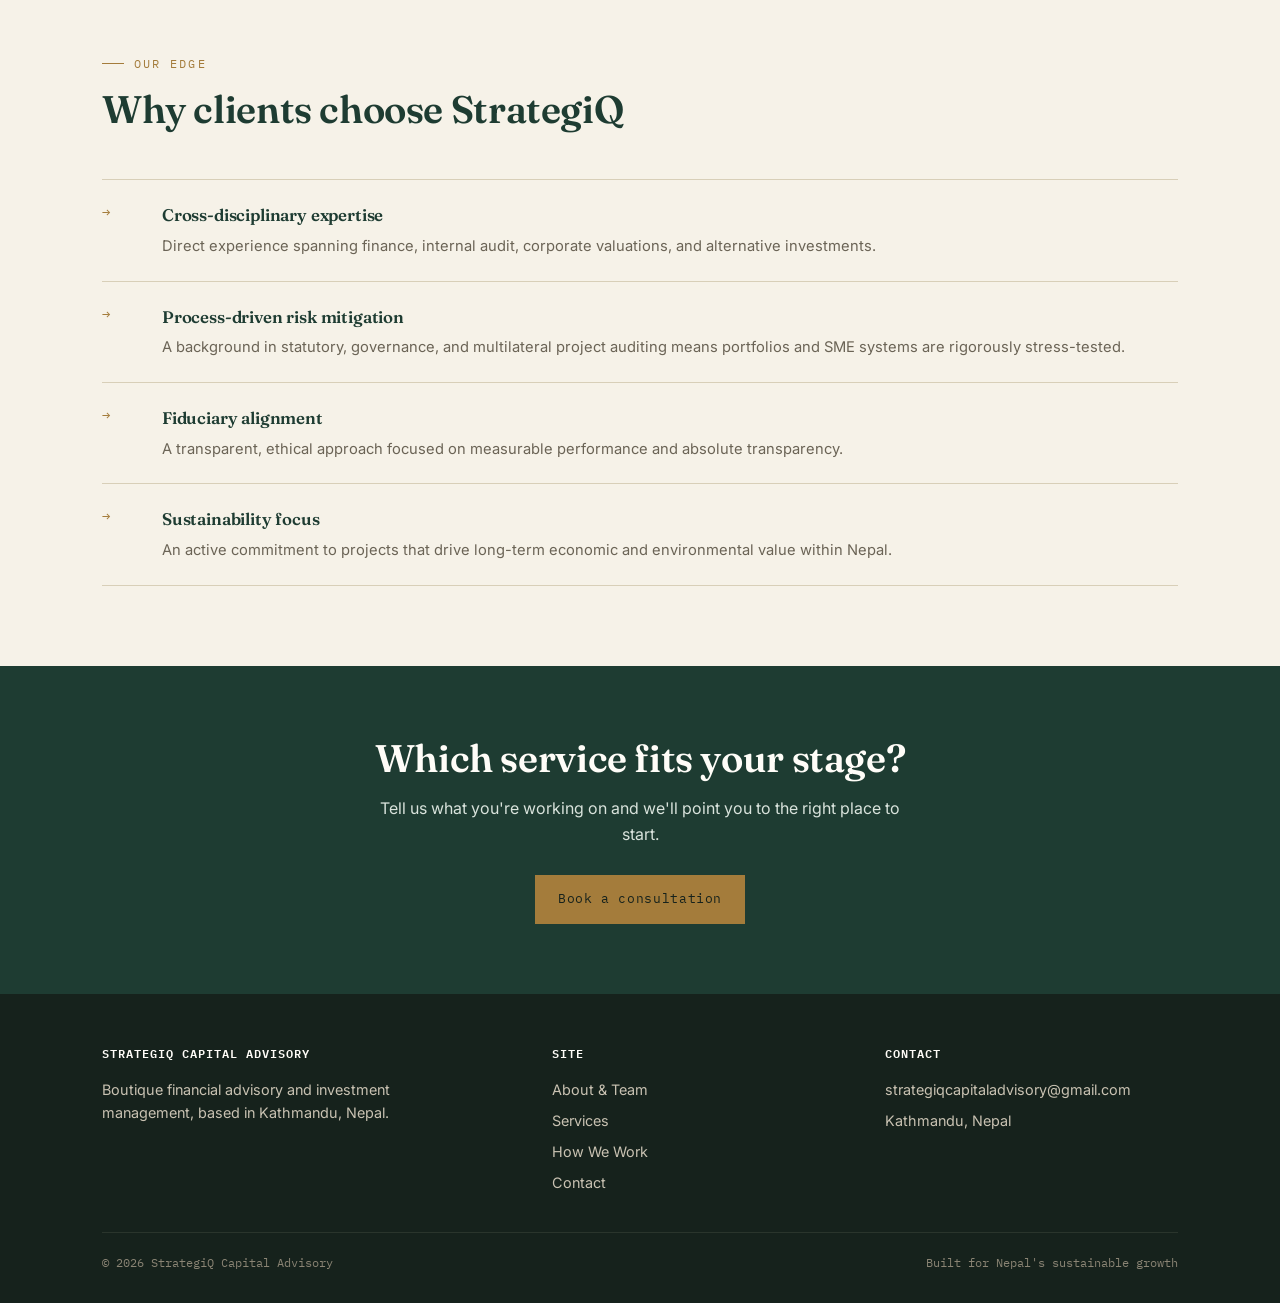
<file: services.html>
<!doctype html>
<html lang="en">
<head>
<meta charset="UTF-8">
<meta name="viewport" content="width=device-width, initial-scale=1.0">
<title>Services — StrategiQ Capital Advisory</title>
<link rel="preconnect" href="https://fonts.googleapis.com">
<link href="https://fonts.googleapis.com/css2?family=Fraunces:opsz,wght@9..144,400..700&family=Inter:wght@400;500;600&family=IBM+Plex+Mono:wght@400;500&display=swap" rel="stylesheet">
<link rel="stylesheet" href="styles.css">
</head>
<body>

<header class="site-header">
  <nav class="nav">
    <a href="index.html" class="nav-logo">
      <img src="assets/logo.jpeg" alt="StrategiQ Capital Advisory logo">
      <span>StrategiQ<span class="sub">CAPITAL ADVISORY</span></span>
    </a>
    <div class="nav-links">
      <a href="index.html">Home</a>
      <a href="about.html">About &amp; Team</a>
      <a href="services.html" class="active">Services</a>
      <a href="process.html">How We Work</a>
      <a href="contact.html">Contact</a>
    </div>
    <a href="contact.html" class="nav-cta">Book a consultation</a>
  </nav>
</header>

<section class="page-hero">
  <div class="container">
    <div class="eyebrow">Services</div>
    <h1>Five disciplines. One advisory relationship.</h1>
    <p class="lede">From day-to-day bookkeeping to private equity deployment, every service is delivered by the same team — so your financial picture stays coherent as it grows.</p>
  </div>
</section>

<section>
  <div class="container">
    <div class="ledger-row" style="border-top:none;"><span>Service</span><span>Focus</span></div>

    <div class="step">
      <div class="phase">01</div>
      <div>
        <h3>Accounting &amp; Financial Management</h3>
        <p>Bookkeeping, compilation of financial statements, and ongoing cash flow monitoring — the operational foundation every other service builds on.</p>
      </div>
    </div>

    <div class="step">
      <div class="phase">02</div>
      <div>
        <h3>Internal Audit &amp; Risk Assessment</h3>
        <p>Evaluation of financial controls, regulatory compliance frameworks, and operational risk, drawing on direct experience with statutory and multilateral (World Bank / ADB) audit standards.</p>
      </div>
    </div>

    <div class="step">
      <div class="phase">03</div>
      <div>
        <h3>Fund &amp; Investment Management</h3>
        <p>Portfolio advisory and fund management, with deployment into private equity and pre-IPO company investments for optimal long-term returns.</p>
      </div>
    </div>

    <div class="step">
      <div class="phase">04</div>
      <div>
        <h3>Business Advisory &amp; Growth Consulting</h3>
        <p>Strategic planning, pitch deck preparation, and capital structure advisory for founders and SMEs raising or restructuring capital.</p>
      </div>
    </div>

    <div class="step">
      <div class="phase">05</div>
      <div>
        <h3>Specialized Advisory Services</h3>
        <p>Corporate restructuring, financial due diligence, cash flow optimization, and structural support for sustainable development and green-sector projects in Nepal.</p>
      </div>
    </div>
  </div>
</section>

<div class="sq-divider" aria-hidden="true">
  <svg viewBox="0 0 100 60"><path d="M20 30 C20 14, 36 14, 36 30 C36 46, 20 46, 20 30 C20 14, 64 14, 80 30 C64 46, 20 14, 36 30 C52 46, 80 46, 80 30 C80 14, 64 14, 64 30"/></svg>
</div>

<section style="padding-top:0;">
  <div class="container">
    <div class="section-head">
      <div class="eyebrow">Our edge</div>
      <h2>Why clients choose StrategiQ</h2>
    </div>
    <div class="value-list">
      <div class="value-item">
        <div class="mark">→</div>
        <div><h3>Cross-disciplinary expertise</h3><p>Direct experience spanning finance, internal audit, corporate valuations, and alternative investments.</p></div>
      </div>
      <div class="value-item">
        <div class="mark">→</div>
        <div><h3>Process-driven risk mitigation</h3><p>A background in statutory, governance, and multilateral project auditing means portfolios and SME systems are rigorously stress-tested.</p></div>
      </div>
      <div class="value-item">
        <div class="mark">→</div>
        <div><h3>Fiduciary alignment</h3><p>A transparent, ethical approach focused on measurable performance and absolute transparency.</p></div>
      </div>
      <div class="value-item">
        <div class="mark">→</div>
        <div><h3>Sustainability focus</h3><p>An active commitment to projects that drive long-term economic and environmental value within Nepal.</p></div>
      </div>
    </div>
  </div>
</section>

<div class="cta-band">
  <div class="container">
    <h2>Which service fits your stage?</h2>
    <p>Tell us what you're working on and we'll point you to the right place to start.</p>
    <a href="contact.html" class="btn btn-primary">Book a consultation</a>
  </div>
</div>

<footer>
  <div class="container">
    <div class="footer-grid">
      <div>
        <h4>StrategiQ Capital Advisory</h4>
        <p style="color:#C9C2B2; max-width:320px; font-size:0.9rem;">Boutique financial advisory and investment management, based in Kathmandu, Nepal.</p>
      </div>
      <div>
        <h4>Site</h4>
        <a href="about.html">About &amp; Team</a>
        <a href="services.html">Services</a>
        <a href="process.html">How We Work</a>
        <a href="contact.html">Contact</a>
      </div>
      <div>
        <h4>Contact</h4>
        <a href="mailto:strategiqcapitaladvisory@gmail.com">strategiqcapitaladvisory@gmail.com</a>
        <a href="contact.html">Kathmandu, Nepal</a>
      </div>
    </div>
    <div class="footer-bottom">
      <span>© 2026 StrategiQ Capital Advisory</span>
      <span>Built for Nepal's sustainable growth</span>
    </div>
  </div>
</footer>

</body>
</html>
</file>
<file: styles.css>
/* ============================================================
   StrategiQ Capital Advisory — brand stylesheet
   Palette: ledger green + brass + cream paper
   ============================================================ */

:root{
  --ink:        #16221C;   /* near-black deep forest, body text */
  --forest:     #1E3C32;   /* primary brand green */
  --forest-2:   #2E5246;   /* lighter green for hovers/accents */
  --brass:      #A47C3B;   /* metallic gold-brass accent */
  --brass-light:#C9A05C;
  --paper:      #F6F2E8;   /* warm cream page background */
  --paper-2:    #EFE9DA;   /* slightly deeper cream for panels */
  --line:       #D8CFB8;   /* hairline ledger rules */
  --stone:      #6B6456;   /* muted secondary text */
  --white:      #FFFDF8;

  --display: "Fraunces", "Iowan Old Style", Georgia, serif;
  --body:    "Inter", -apple-system, BlinkMacSystemFont, "Segoe UI", sans-serif;
  --mono:    "IBM Plex Mono", "SFMono-Regular", Consolas, monospace;
}

*{ box-sizing:border-box; }
html{ scroll-behavior:smooth; }
body{
  margin:0;
  background:var(--paper);
  color:var(--ink);
  font-family:var(--body);
  font-size:16px;
  line-height:1.6;
  -webkit-font-smoothing:antialiased;
}
img{ max-width:100%; display:block; }
a{ color:inherit; text-decoration:none; }
.container{
  max-width:1140px;
  margin:0 auto;
  padding:0 32px;
}

h1,h2,h3,h4{
  font-family:var(--display);
  font-weight:600;
  margin:0;
  color:var(--forest);
  letter-spacing:-0.01em;
}
h1{ font-size:clamp(2.4rem, 5vw, 4.2rem); line-height:1.04; font-weight:560; }
h2{ font-size:clamp(1.7rem, 3vw, 2.4rem); line-height:1.15; }
h3{ font-size:1.25rem; }

.eyebrow{
  font-family:var(--mono);
  font-size:0.72rem;
  letter-spacing:0.18em;
  text-transform:uppercase;
  color:var(--brass);
  display:flex;
  align-items:center;
  gap:10px;
}
.eyebrow::before{
  content:"";
  width:22px; height:1px;
  background:var(--brass);
  display:inline-block;
}

p{ margin:0 0 1em; color:var(--ink); }
.lede{ font-size:1.15rem; color:var(--stone); max-width:640px; }

/* ---------- ledger rule motif ---------- */
.rule{
  border:none;
  border-top:1px solid var(--line);
  margin:0;
}
.rule.thick{ border-top:2px solid var(--forest); }

.ledger-row{
  display:flex;
  justify-content:space-between;
  align-items:baseline;
  padding:14px 0;
  border-top:1px solid var(--line);
  font-family:var(--mono);
  font-size:0.78rem;
  color:var(--stone);
  letter-spacing:0.04em;
}

/* ---------- infinity-loop signature divider ---------- */
.sq-divider{
  display:flex;
  justify-content:center;
  margin:64px 0;
  opacity:0.55;
}
.sq-divider svg{ width:64px; height:38px; }
.sq-divider path{
  fill:none;
  stroke:var(--brass);
  stroke-width:2.4;
}

/* ---------- header / nav ---------- */
.site-header{
  position:sticky; top:0; z-index:50;
  background:rgba(246,242,232,0.92);
  backdrop-filter:saturate(140%) blur(6px);
  border-bottom:1px solid var(--line);
}
.nav{
  display:flex;
  align-items:center;
  justify-content:space-between;
  padding:16px 32px;
  max-width:1140px;
  margin:0 auto;
}
.nav-logo{
  display:flex; align-items:center; gap:12px;
  font-family:var(--display);
  font-weight:600;
  font-size:1.05rem;
  color:var(--forest);
}
.nav-logo img{ height:34px; width:auto; }
.nav-logo .sub{
  display:block;
  font-family:var(--mono);
  font-size:0.6rem;
  letter-spacing:0.16em;
  color:var(--brass);
  font-weight:400;
}
.nav-links{
  display:flex; gap:28px;
  font-size:0.88rem;
  font-weight:500;
}
.nav-links a{
  position:relative;
  color:var(--ink);
  padding:4px 0;
}
.nav-links a::after{
  content:"";
  position:absolute; left:0; right:0; bottom:-2px;
  height:1px; background:var(--brass);
  transform:scaleX(0); transform-origin:left;
  transition:transform .25s ease;
}
.nav-links a:hover::after, .nav-links a.active::after{ transform:scaleX(1); }
.nav-links a.active{ color:var(--forest); font-weight:600; }

.nav-cta{
  font-family:var(--mono);
  font-size:0.75rem;
  letter-spacing:0.06em;
  border:1px solid var(--forest);
  color:var(--forest);
  padding:9px 16px;
  transition:background .2s, color .2s;
}
.nav-cta:hover{ background:var(--forest); color:var(--white); }

.nav-toggle{ display:none; }

/* ---------- hero ---------- */
.hero{
  padding:90px 0 70px;
  position:relative;
}
.hero-grid{
  display:grid;
  grid-template-columns:1.3fr 0.9fr;
  gap:48px;
  align-items:center;
}
.hero-mark{
  display:flex; justify-content:center;
}
.hero-mark img{ width:100%; max-width:340px; }
.hero h1{ margin-bottom:18px; }
.hero .lede{ margin-bottom:28px; }
.hero-actions{ display:flex; gap:16px; flex-wrap:wrap; }

.btn{
  display:inline-block;
  font-family:var(--mono);
  font-size:0.8rem;
  letter-spacing:0.05em;
  padding:13px 22px;
  border:1px solid var(--forest);
  transition:all .2s ease;
}
.btn-primary{ background:var(--forest); color:var(--white); }
.btn-primary:hover{ background:var(--forest-2); }
.btn-ghost{ color:var(--forest); }
.btn-ghost:hover{ background:var(--paper-2); }

/* ---------- ledger stat strip ---------- */
.stat-strip{
  border-top:1px solid var(--line);
  border-bottom:1px solid var(--line);
  background:var(--paper-2);
}
.stat-strip .container{
  display:grid;
  grid-template-columns:repeat(4,1fr);
}
.stat{
  padding:26px 0;
  border-left:1px solid var(--line);
  padding-left:24px;
}
.stat:first-child{ border-left:none; padding-left:0; }
.stat .num{
  font-family:var(--mono);
  font-size:1.6rem;
  color:var(--forest);
}
.stat .label{
  font-size:0.8rem; color:var(--stone); margin-top:4px;
}

/* ---------- sections ---------- */
section{ padding:80px 0; }
.section-head{ max-width:680px; margin-bottom:48px; }
.section-head h2{ margin-top:14px; }

/* services grid */
.grid-3{
  display:grid;
  grid-template-columns:repeat(3,1fr);
  gap:1px;
  background:var(--line);
  border:1px solid var(--line);
}
.card{
  background:var(--paper);
  padding:32px 28px;
}
.card .code{
  font-family:var(--mono);
  font-size:0.75rem;
  color:var(--brass);
  letter-spacing:0.06em;
}
.card h3{ margin:14px 0 10px; }
.card p{ color:var(--stone); font-size:0.95rem; margin:0; }

/* two col */
.split{
  display:grid;
  grid-template-columns:1fr 1fr;
  gap:60px;
  align-items:start;
}

/* team */
.team-grid{
  display:grid;
  grid-template-columns:repeat(3,1fr);
  gap:36px 28px;
}
.team-card{ }
.team-photo{
  aspect-ratio:1/1;
  overflow:hidden;
  background:var(--paper-2);
  border:1px solid var(--line);
  margin-bottom:14px;
}
.team-photo img{ width:100%; height:100%; object-fit:cover; }
.team-card .role{
  font-family:var(--mono);
  font-size:0.72rem;
  letter-spacing:0.06em;
  color:var(--brass);
  text-transform:uppercase;
  margin-bottom:4px;
}
.team-card h3{ font-size:1.1rem; margin-bottom:6px; }
.team-card .creds{ font-size:0.82rem; color:var(--stone); margin-bottom:8px; }
.team-card p{ font-size:0.9rem; color:var(--stone); }

/* process steps */
.steps{ display:flex; flex-direction:column; }
.step{
  display:grid;
  grid-template-columns:90px 1fr;
  gap:28px;
  padding:30px 0;
  border-top:1px solid var(--line);
}
.steps .step:last-child{ border-bottom:1px solid var(--line); }
.step .phase{
  font-family:var(--mono);
  font-size:0.78rem;
  color:var(--brass);
  letter-spacing:0.04em;
}
.step h3{ margin-bottom:8px; }
.step p{ color:var(--stone); margin:0; max-width:560px; }

/* values / why-choose list */
.value-list{ display:flex; flex-direction:column; }
.value-item{
  padding:22px 0;
  border-top:1px solid var(--line);
  display:grid;
  grid-template-columns:40px 1fr;
  gap:20px;
}
.value-item:last-child{ border-bottom:1px solid var(--line); }
.value-item .mark{ font-family:var(--mono); color:var(--brass); font-size:0.85rem; }
.value-item h3{ margin-bottom:6px; font-size:1.05rem; }
.value-item p{ color:var(--stone); margin:0; font-size:0.92rem; }

/* CTA band */
.cta-band{
  background:var(--forest);
  color:var(--white);
  padding:70px 0;
  text-align:center;
}
.cta-band h2{ color:var(--white); margin-bottom:16px; }
.cta-band p{ color:#D9E3DC; max-width:520px; margin:0 auto 28px; }
.cta-band .btn-primary{ background:var(--brass); border-color:var(--brass); color:var(--ink); }
.cta-band .btn-primary:hover{ background:var(--brass-light); }

/* contact */
.contact-grid{
  display:grid;
  grid-template-columns:1fr 1fr;
  gap:60px;
}
.contact-info .row{
  padding:18px 0;
  border-top:1px solid var(--line);
}
.contact-info .row:last-child{ border-bottom:1px solid var(--line); }
.contact-info .label{
  font-family:var(--mono); font-size:0.72rem; letter-spacing:0.06em;
  color:var(--brass); text-transform:uppercase; margin-bottom:6px;
}

form.contact-form{ display:flex; flex-direction:column; gap:18px; }
.field{ display:flex; flex-direction:column; gap:6px; }
.field label{
  font-family:var(--mono); font-size:0.72rem; letter-spacing:0.05em;
  color:var(--stone); text-transform:uppercase;
}
.field input, .field select, .field textarea{
  font-family:var(--body);
  font-size:0.95rem;
  padding:12px 14px;
  border:1px solid var(--line);
  background:var(--white);
  color:var(--ink);
}
.field textarea{ min-height:120px; resize:vertical; }
.field input:focus, .field select:focus, .field textarea:focus{
  outline:2px solid var(--brass);
  outline-offset:1px;
}
form.contact-form .btn-primary{
  align-self:flex-start;
  border:none; cursor:pointer;
}

/* footer */
footer{
  background:var(--ink);
  color:#C9C2B2;
  padding:50px 0 30px;
}
.footer-grid{
  display:grid;
  grid-template-columns:1.4fr 1fr 1fr;
  gap:40px;
  margin-bottom:30px;
}
footer h4{
  color:var(--white);
  font-family:var(--mono);
  font-size:0.78rem;
  letter-spacing:0.08em;
  text-transform:uppercase;
  margin-bottom:14px;
}
footer a{ color:#C9C2B2; display:block; margin-bottom:8px; font-size:0.9rem; }
footer a:hover{ color:var(--brass-light); }
.footer-bottom{
  border-top:1px solid #2A352C;
  padding-top:20px;
  display:flex;
  justify-content:space-between;
  font-size:0.78rem;
  color:#8A8474;
  font-family:var(--mono);
}

/* page hero (sub pages) */
.page-hero{
  padding:64px 0 40px;
  border-bottom:1px solid var(--line);
}
.page-hero .eyebrow{ margin-bottom:14px; }
.page-hero p.lede{ margin-top:16px; }

/* focus visibility */
a:focus-visible, button:focus-visible, input:focus-visible, textarea:focus-visible{
  outline:2px solid var(--brass);
  outline-offset:2px;
}

/* responsive */
@media (max-width: 880px){
  .hero-grid{ grid-template-columns:1fr; }
  .hero-mark{ order:-1; }
  .hero-mark img{ max-width:220px; }
  .grid-3{ grid-template-columns:1fr; }
  .team-grid{ grid-template-columns:repeat(2,1fr); }
  .stat-strip .container{ grid-template-columns:repeat(2,1fr); }
  .stat:nth-child(3){ border-left:none; padding-left:0; }
  .split{ grid-template-columns:1fr; gap:30px; }
  .contact-grid{ grid-template-columns:1fr; }
  .footer-grid{ grid-template-columns:1fr; }
  .nav-links{ display:none; }
}
@media (max-width: 560px){
  .team-grid{ grid-template-columns:1fr; }
  .step{ grid-template-columns:1fr; gap:8px; }
}

@media (prefers-reduced-motion: reduce){
  *{ transition:none !important; scroll-behavior:auto !important; }
}
</file>
